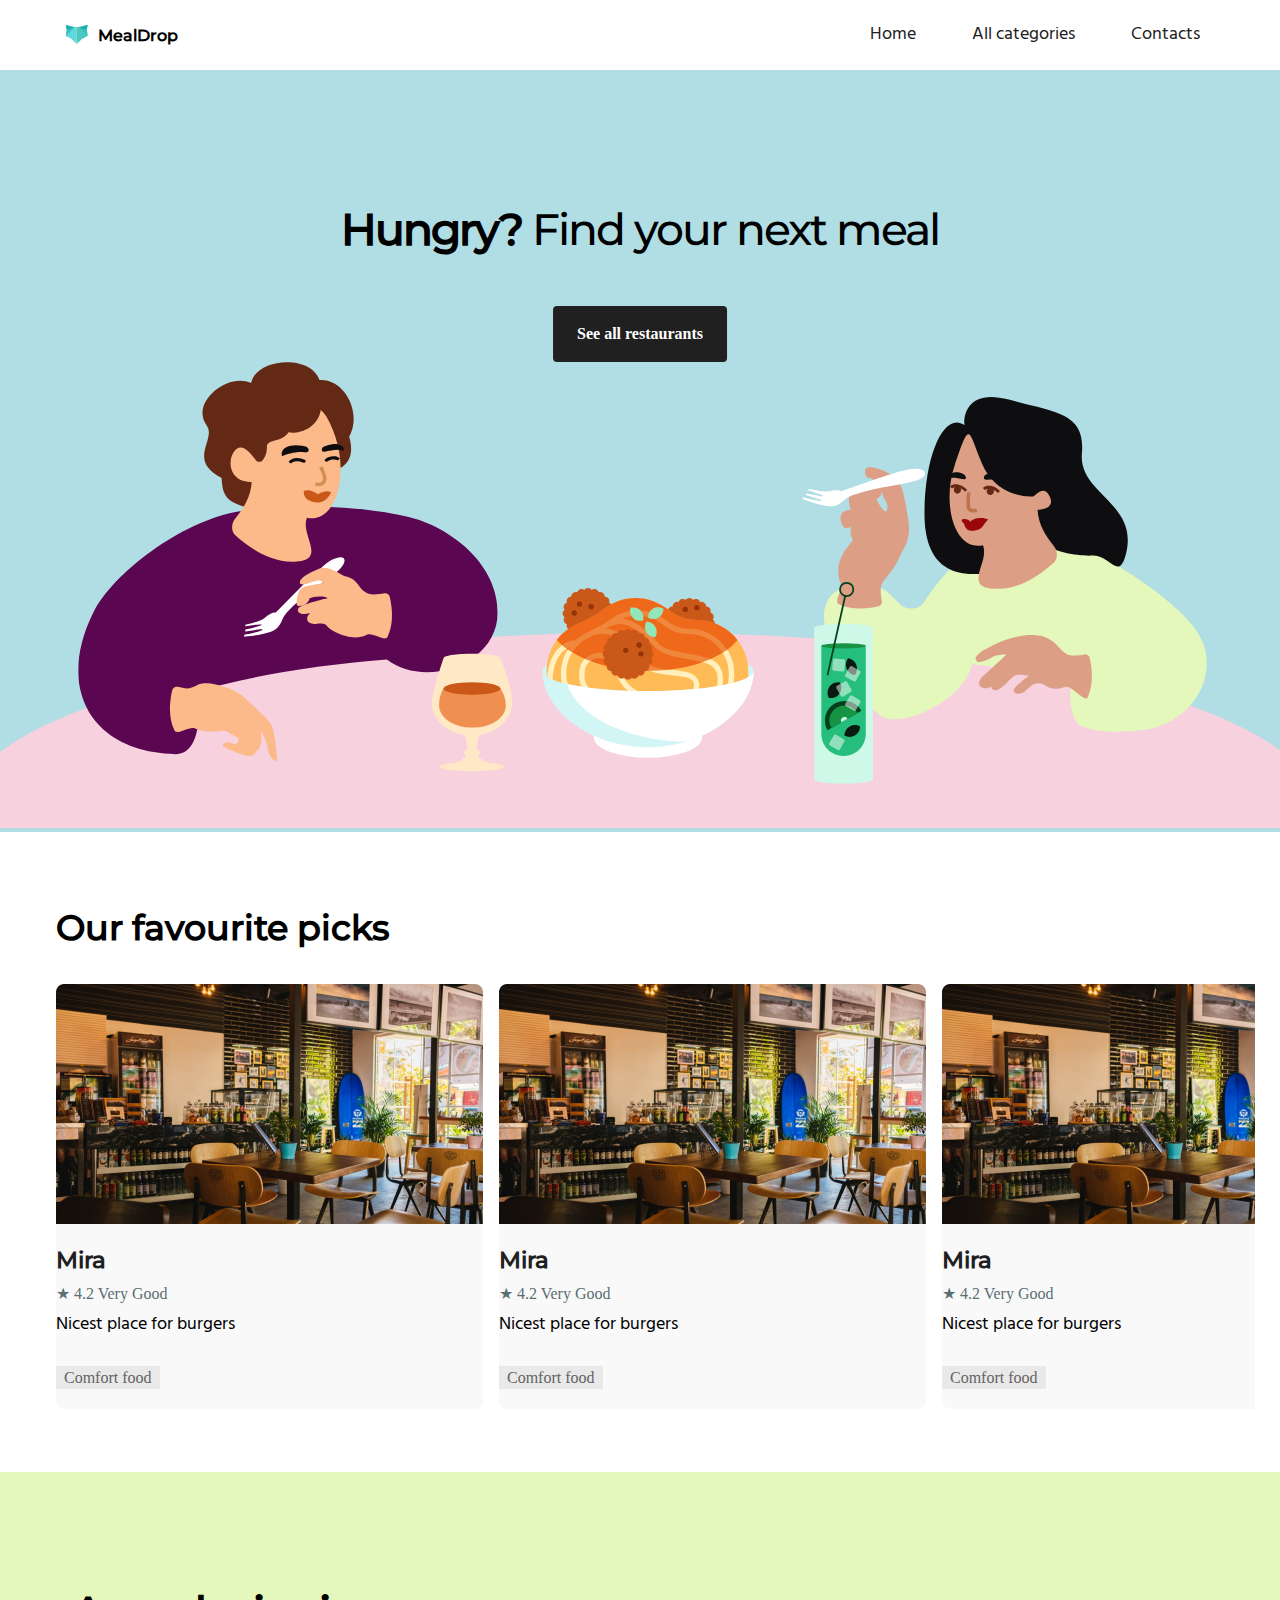
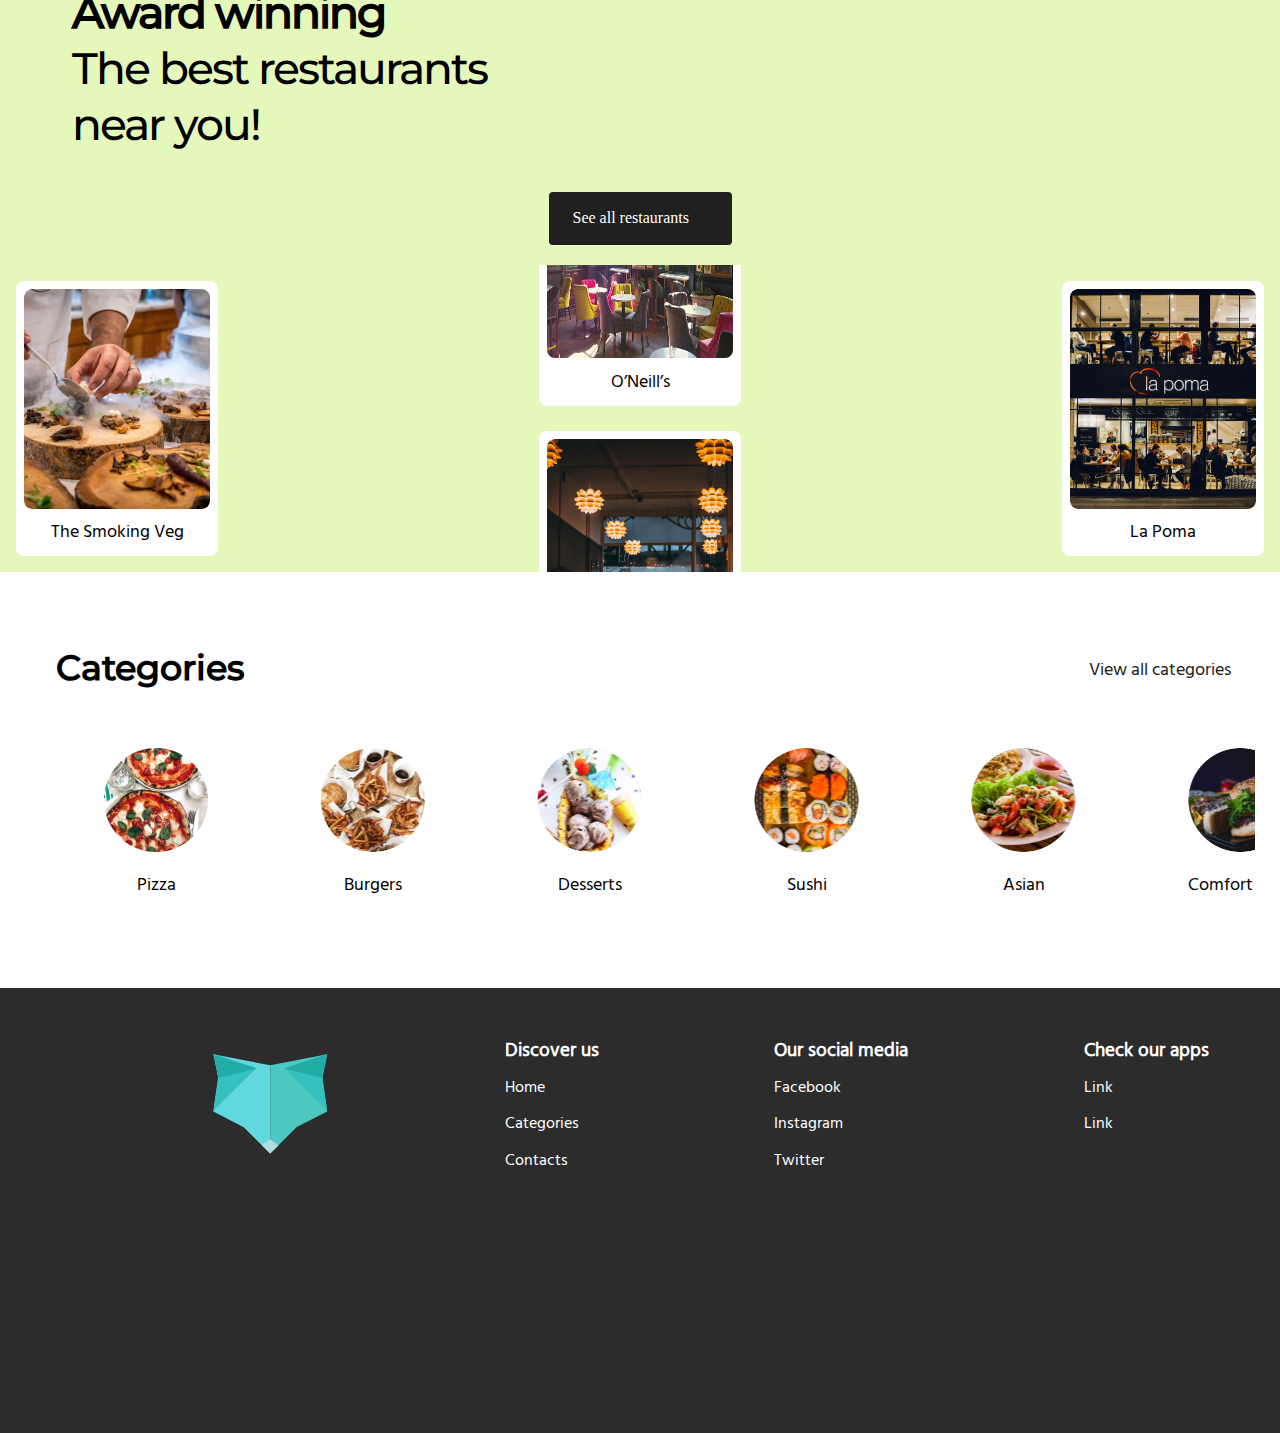
<file: index.html>
<!DOCTYPE html>
<html lang="en">
<head>
    <meta charset="UTF-8">
    <meta name="viewport" content="width=device-width, initial-scale=1.0">
    <link rel="shortcut icon" href="assets/images/favicon.ico" type="image/x-icon">
    <link rel="stylesheet" href="styles/colors.css">
    <link rel="stylesheet" href="styles/header.css">
    <link rel="stylesheet" href="styles/footer.css">
    <link rel="stylesheet" href="styles/style.css">
    <link rel="stylesheet" href="styles/fonts.css">
    <title>Mealdrop</title>
</head>
<body>
    <header>
        <div class="burger">
            <div class="burger__line"></div>
            <div class="burger__line"></div>
            <div class="burger__line"></div>
        </div>
        <div class="logo">
            <img src="assets/images/logo.svg" alt="logo">
            <span>MealDrop</span>
        </div>
        <nav>
            <ul>
                <li><a href="./index.html">Home</a></li>
                <li><a href="pages/categories.html">All categories</a></li>
                <li><a href="pages/contacts.html">Contacts</a></li>
            </ul>
        </nav>
    </header>
    <main>
        <section id="banner">
            <div class="banner__container">
                <h2><span>Hungry?</span> Find your next meal</h2>
                <div class="image-wrapper">
                    <a href="#award" class="link">See all restaurants</a>
                    <img src="assets/images/banner.svg" alt="banner" class="banner__image">
                </div>
            </div>
        </section>
        <section id="favourite" class="cafes">
            <h3>Our favourite picks</h3>
            <div class="picks">
                <div class="pick">
                    <img src="assets/images/cafe.png" alt="cafe">
                    <div class="description">
                        <h4>Mira</h4>
                        <p class="description__marks">★ 4.2  Very Good</p>
                        <p class="pick__description">Nicest place for burgers</p>
                        <div class="comfort__food">
                            <a href="#" class="link">Comfort food</a>
                        </div>
                    </div>
                </div>
                <div class="pick">
                    <img src="assets/images/cafe.png" alt="cafe">
                    <div class="description">
                        <h4>Mira</h4>
                        <p class="description__marks">★ 4.2  Very Good</p>
                        <p class="pick__description">Nicest place for burgers</p>
                        <div class="comfort__food">
                            <a href="#" class="link">Comfort food</a>
                        </div>
                    </div>
                </div>
                <div class="pick">
                    <img src="assets/images/cafe.png" alt="cafe">
                    <div class="description">
                        <h4>Mira</h4>
                        <p class="description__marks">★ 4.2  Very Good</p>
                        <p class="pick__description">Nicest place for burgers</p>
                        <div class="comfort__food">
                            <a href="#" class="link">Comfort food</a>
                        </div>
                    </div>
                </div>
            </div>
        </section>
        <section id="award">
            <h2><span>Award winning <br></span>The best restaurants near you!</h2>
            <a href="#" class="link">See all restaurants</a>
            <div class="restaurans">
                <div class="restauran__row">
                    <div class="restauran">
                        <img src="assets/images/restaurans/lukewarm.jfif" alt="lukewarm">
                        <p>Lukewarm Late</p>
                    </div>
                    <div class="restauran">
                        <img src="assets/images/restaurans/smokingWeg.png" alt="smokimgWeg">
                        <p>The Smoking Veg</p>
                    </div>
                    <div class="restauran">
                        <img src="assets/images/restaurans/artissan.jfif" alt="artissan">
                        <p>The Artissan</p>
                    </div>
                </div>
                <div class="restauran__row even">
                    <div class="restauran">
                        <img src="assets/images/restaurans/oneil.jfif" alt="oneil">
                        <p>O’Neill’s</p>
                    </div>
                    <div class="restauran">
                        <img src="assets/images/restaurans/shining.png" alt="shining">
                        <p>Shining Artichoke</p>
                    </div>
                </div>
                <div class="restauran__row">
                    <div class="restauran">
                        <img src="assets/images/restaurans/woodland.jfif" alt="wwodland">
                        <p>The Woodland</p>
                    </div>
                    <div class="restauran">
                        <img src="assets/images/restaurans/poma.png" alt="poma">
                        <p>La Poma</p>
                    </div>
                    <div class="restauran">
                        <img src="assets/images/restaurans/cafeteria.jfif" alt="cafeteria">
                        <p>Casual Food Cafeteria</p>
                    </div>
                </div>
            </div>
        </section>
        <section class="categories">
            <h3>Categories</h3>
            <a href="pages/categories.html" class="link">View all categories</a>
            <div class="categories__list">
                <div class="category">
                    <img src="assets/images/categories/pizza.png" alt="pizza">
                    <p>Pizza</p>
                </div>
                <div class="category">
                    <img src="assets/images/categories/burger.png" alt="burger">
                    <p>Burgers</p>
                </div>
                <div class="category">
                    <img src="assets/images/categories/desert.png" alt="Desserts">
                    <p>Desserts</p>
                </div>
                <div class="category">
                    <img src="assets/images/categories/sushi.png" alt="sushi">
                    <p>Sushi</p>
                </div>
                <div class="category">
                    <img src="assets/images/categories/asian.png" alt="asian">
                    <p>Asian</p>
                </div>
                <div class="category">
                    <img src="assets/images/categories/comfort.png" alt="comfort">
                    <p>Comfort food</p>
                </div>
            </div>
        </section>
    </main>
    <footer>
        <div class="footer__container">
            <img src="assets/images/logo.svg" alt="logo">
            <section>
                <h3>Discover us</h3>
                <a href="./index.html" class="link">Home</a>
                <a href="./pages/categories.html" class="link">Categories</a>
                <a href="./pages/contacts.html" class="link">Contacts</a>
            </section>
            <section>
                <h3>Our social media</h3>
                <a href="https://www.facebook.com/SMARTCOFFEEBLR" class="link">Facebook</a>
                <a href="https://www.instagram.com/varkacoffee.official/" class="link">Instagram</a>
                <a href="https://x.com/cafeyunost" class="link">Twitter</a>
            </section>
            <section>
                <h3>Check our apps</h3>
                <a href="#" class="link">Link</a>
                <a href="#" class="link">Link</a>
            </section>
        </div>
    </footer>
</body>
</html>
</file>
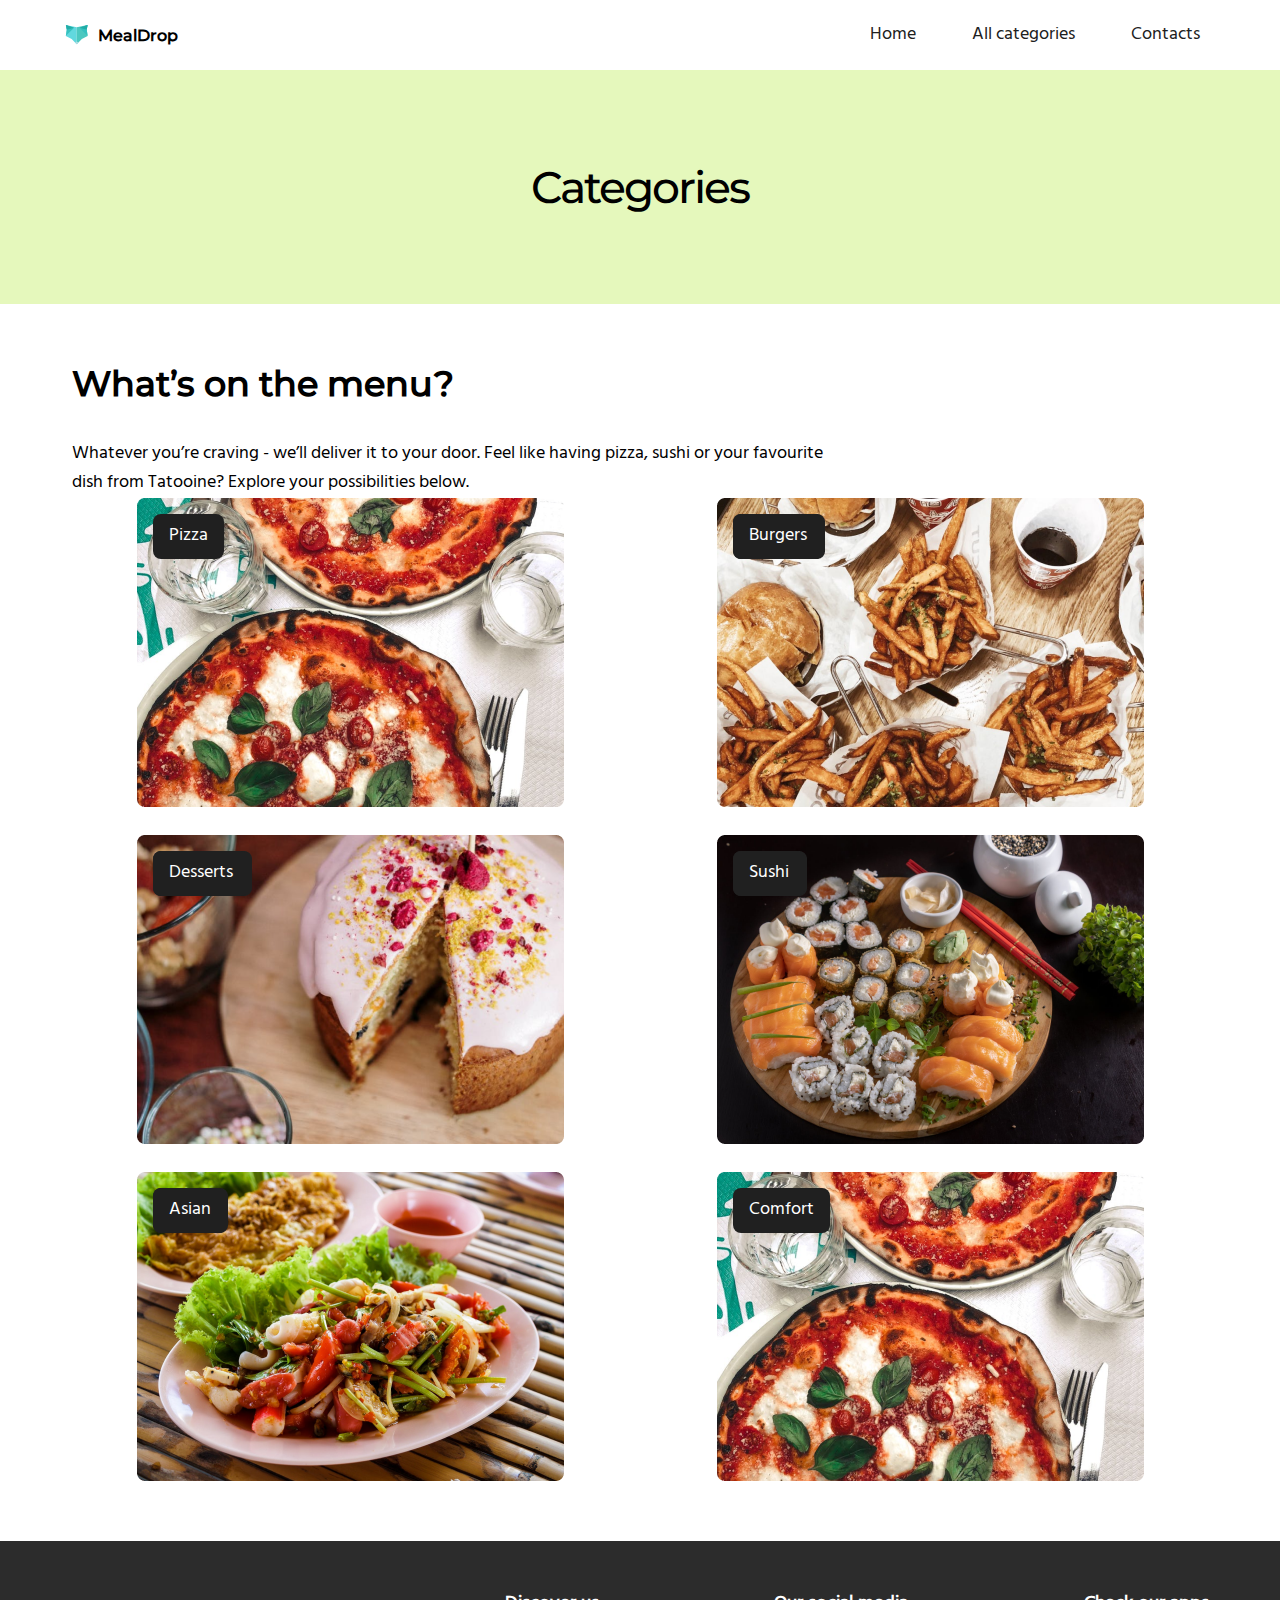
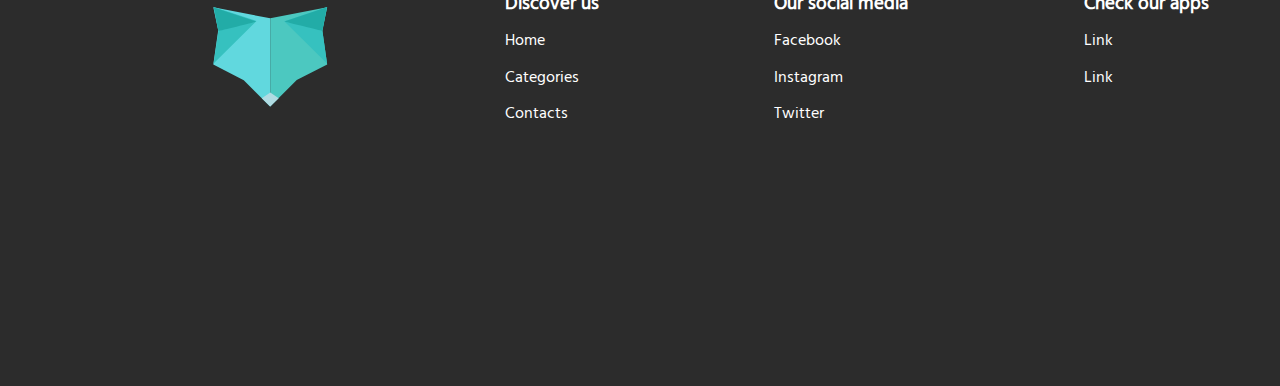
<file: pages/categories.html>
<!DOCTYPE html>
<html lang="en">
<head>
    <meta charset="UTF-8">
    <meta name="viewport" content="width=device-width, initial-scale=1.0">
    <title>Categories</title>
    <link rel="shortcut icon" href="../assets/images/favicon.ico" type="image/x-icon">
    <link rel="stylesheet" href="../styles/fonts.css">
    <link rel="stylesheet" href="../styles/header.css">
    <link rel="stylesheet" href="../styles/footer.css">
    <link rel="stylesheet" href="../styles/colors.css">
    <link rel="stylesheet" href="../styles/categories.css">
</head>
<body>
    <header>
        <div class="burger">
            <div class="burger__line"></div>
            <div class="burger__line"></div>
            <div class="burger__line"></div>
        </div>
        <div class="logo">
            <img src="../assets/images/logo.svg" alt="logo">
            <span>MealDrop</span>
        </div>
        <nav>
            <ul>
                <li><a href="../index.html">Home</a></li>
                <li><a href="./categories.html">All categories</a></li>
                <li><a href="./contacts.html">Contacts</a></li>
            </ul>
        </nav>
    </header>
    <main>
        <h2>Categories</h2>
        <section class="category__section">
            <h3>What’s on the menu?</h3>
            <p>Whatever you’re craving - we’ll deliver it to your door. Feel like having pizza, sushi or your favourite dish from Tatooine? Explore your possibilities below. </p>
            <div class="category__list">
                <div class="category__item">
                    <img src="../assets/images/categoriesPages/Pizza.png" alt="pizza">
                    <span>Pizza</span>
                </div>
                <div class="category__item">
                    <img src="../assets/images/categoriesPages/Burgers.png" alt="burgers">
                    <span>Burgers</span>
                </div>
                <div class="category__item">
                    <img src="../assets/images/categoriesPages/Desserts.png" alt="desserts">
                    <span>Desserts</span>
                </div>
                <div class="category__item">
                    <img src="../assets/images/categoriesPages/Sushi.png" alt="sushi">
                    <span>Sushi</span>
                </div>
                <div class="category__item">
                    <img src="../assets/images/categoriesPages/Asian.png" alt="asian">
                    <span>Asian</span>
                </div>
                <div class="category__item">
                    <img src="../assets/images/categoriesPages/Pizza.png" alt="pizza">
                    <span>Comfort</span>
                </div>
            </div>
        </section>
    </main>
    <footer>
        <div class="footer__container">
            <img src="../assets/images/logo.svg" alt="logo">
            <section>
                <h3>Discover us</h3>
                <a href="../index.html" class="link">Home</a>
                <a href="categories.html" class="link">Categories</a>
                <a href="contacts.html" class="link">Contacts</a>
            </section>
            <section>
                <h3>Our social media</h3>
                <a href="https://www.facebook.com/SMARTCOFFEEBLR" class="link">Facebook</a>
                <a href="https://www.instagram.com/varkacoffee.official/" class="link">Instagram</a>
                <a href="https://x.com/cafeyunost" class="link">Twitter</a>
            </section>
            <section>
                <h3>Check our apps</h3>
                <a href="#" class="link">Link</a>
                <a href="#" class="link">Link</a>
            </section>
        </div>
    </footer>
</body>
</html>
</file>
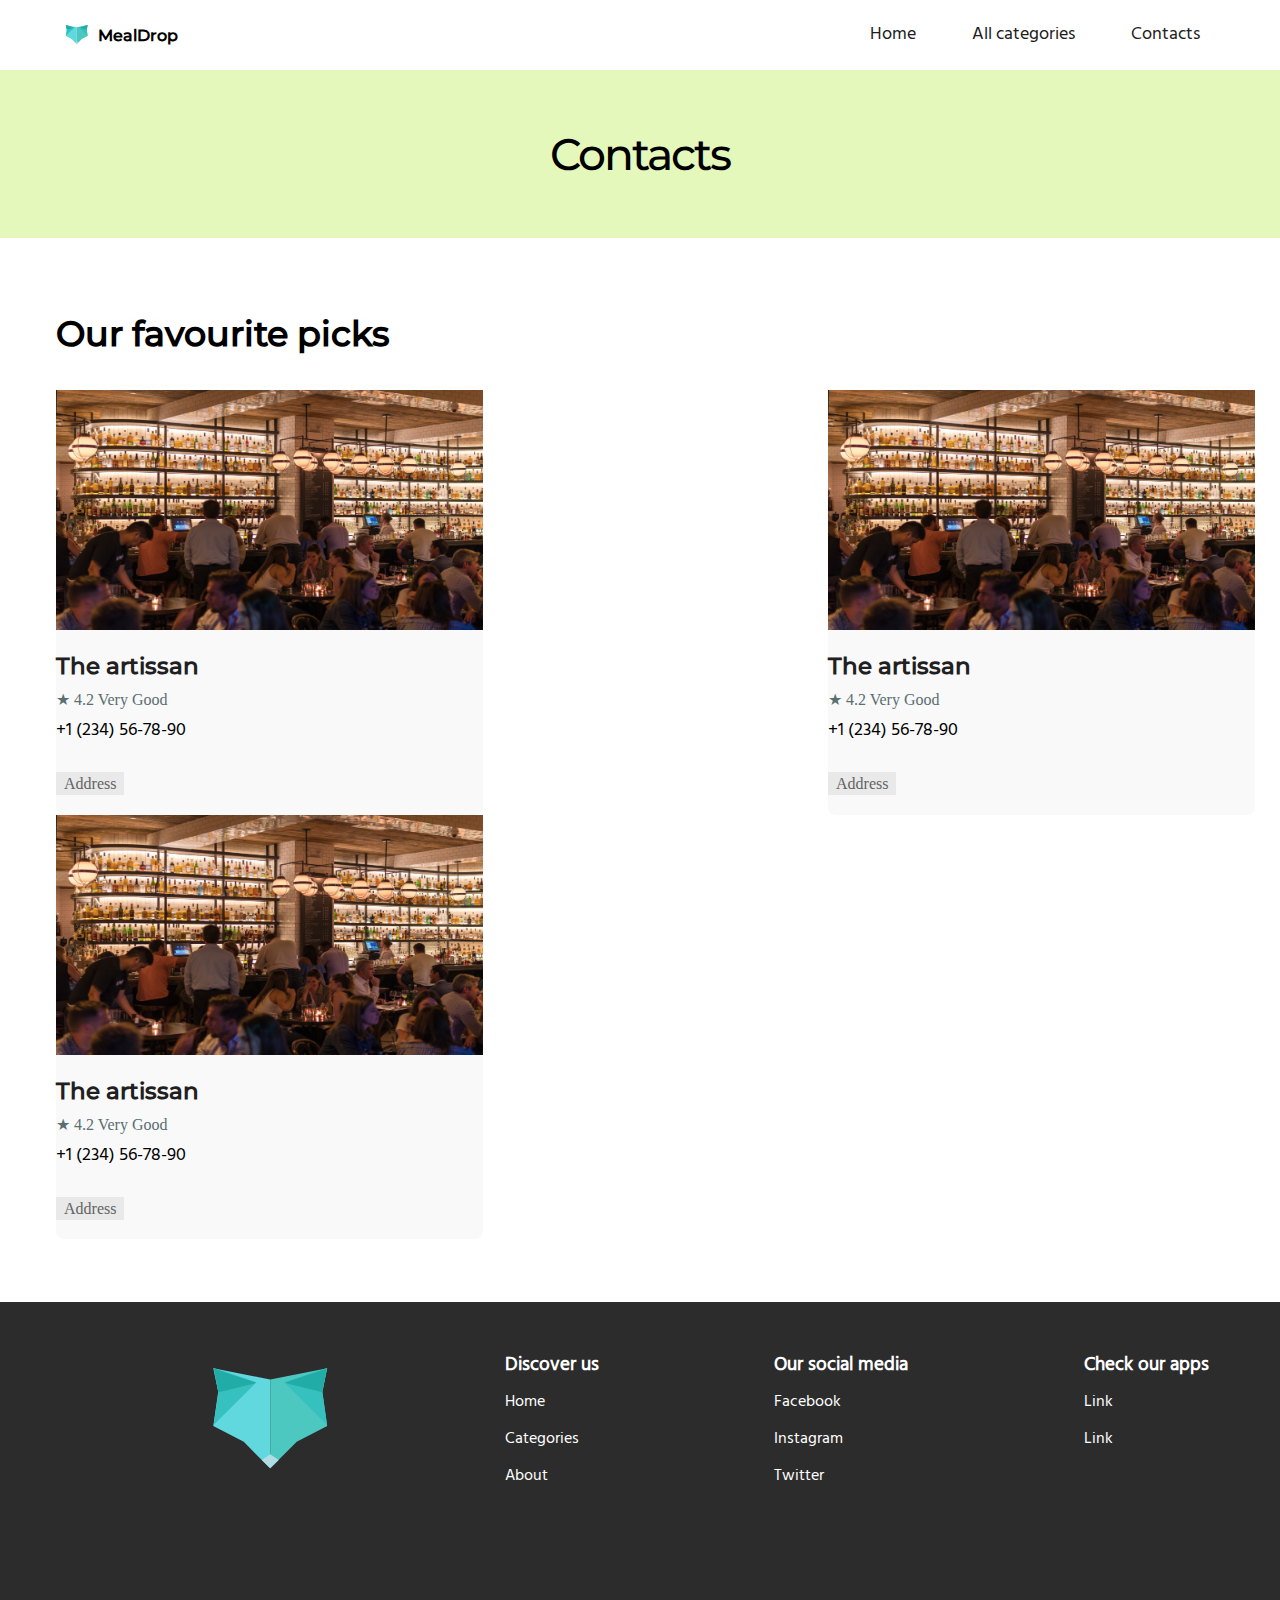
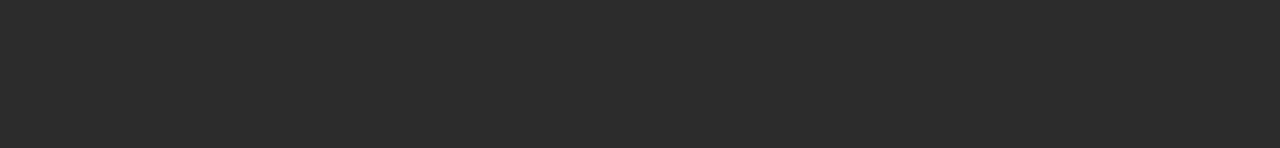
<file: pages/contacts.html>
<!DOCTYPE html>
<html lang="en">
<head>
    <meta charset="UTF-8">
    <meta name="viewport" content="width=device-width, initial-scale=1.0">
    <title>Contacts</title>
    <link rel="shortcut icon" href="../assets/images/favicon.ico" type="image/x-icon">
    <link rel="stylesheet" href="../styles/header.css">
    <link rel="stylesheet" href="../styles/footer.css">
    <link rel="stylesheet" href="../styles/colors.css">
    <link rel="stylesheet" href="../styles/contacts.css">
    <link rel="stylesheet" href="../styles/fonts.css">
</head>
<body>
    <header>
        <div class="burger">
            <div class="burger__line"></div>
            <div class="burger__line"></div>
            <div class="burger__line"></div>
        </div>
        <div class="logo">
            <img src="../assets/images/logo.svg" alt="logo">
            <span>MealDrop</span>
        </div>
        <nav>
            <ul>
                <li><a href="../index.html">Home</a></li>
                <li><a href="./categories.html">All categories</a></li>
                <li><a href="./contacts.html">Contacts</a></li>
            </ul>
        </nav>
    </header>
    <main>
        <h2>Contacts</h2>
        <section id="favourite" class="contacts">
            <h3>Our favourite picks</h3>
            <div class="picks">
                <div class="pick">
                    <img src="../assets/images/restaurans/artissan.jfif" alt="cafe">
                    <div class="description">
                        <h4>The artissan</h4>
                        <p class="description__marks">★ 4.2  Very Good</p>
                        <p class="pick__description">+1 (234) 56-78-90</p>
                        <div class="comfort__food">
                            <a target="_blank" href="https://www.google.com/maps/place/The+Artisan+Copenhagen/@55.6919069,11.2410856,8z/data=!4m10!1m2!2m1!1sThe+artissan!3m6!1s0x46525315e7a59919:0x9176f2485e069ac5!8m2!3d55.6919995!4d12.5688717!15sCgtUaGUgYXJ0aXNhbloNIgt0aGUgYXJ0aXNhbpIBC2NvZmZlZV9zaG9w4AEA!16s%2Fg%2F11r3vwhqqb?entry=ttu&g_ep=EgoyMDI1MDEyMi4wIKXMDSoASAFQAw%3D%3D" class="link">Address</a>
                        </div>
                    </div>
                </div>
                <div class="pick">
                    <img src="../assets/images/restaurans/artissan.jfif" alt="cafe">
                    <div class="description">
                        <h4>The artissan</h4>
                        <p class="description__marks">★ 4.2  Very Good</p>
                        <p class="pick__description">+1 (234) 56-78-90</p>
                        <div class="comfort__food">
                            <a target="_blank" href="https://www.google.com/maps/place/The+Artisan+Copenhagen/@55.6919069,11.2410856,8z/data=!4m10!1m2!2m1!1sThe+artissan!3m6!1s0x46525315e7a59919:0x9176f2485e069ac5!8m2!3d55.6919995!4d12.5688717!15sCgtUaGUgYXJ0aXNhbloNIgt0aGUgYXJ0aXNhbpIBC2NvZmZlZV9zaG9w4AEA!16s%2Fg%2F11r3vwhqqb?entry=ttu&g_ep=EgoyMDI1MDEyMi4wIKXMDSoASAFQAw%3D%3D" class="link">Address</a>
                        </div>
                    </div>
                </div>
                <div class="pick">
                    <img src="../assets/images/restaurans/artissan.jfif" alt="cafe">
                    <div class="description">
                        <h4>The artissan</h4>
                        <p class="description__marks">★ 4.2  Very Good</p>
                        <p class="pick__description">+1 (234) 56-78-90</p>
                        <div class="comfort__food">
                            <a target="_blank" href="https://www.google.com/maps/place/The+Artisan+Copenhagen/@55.6919069,11.2410856,8z/data=!4m10!1m2!2m1!1sThe+artissan!3m6!1s0x46525315e7a59919:0x9176f2485e069ac5!8m2!3d55.6919995!4d12.5688717!15sCgtUaGUgYXJ0aXNhbloNIgt0aGUgYXJ0aXNhbpIBC2NvZmZlZV9zaG9w4AEA!16s%2Fg%2F11r3vwhqqb?entry=ttu&g_ep=EgoyMDI1MDEyMi4wIKXMDSoASAFQAw%3D%3D" class="link">Address</a>
                        </div>
                    </div>
                </div>
            </div>
        </section>
    </main>
    <footer>
        <div class="footer__container">
            <img src="../assets/images/logo.svg" alt="logo">
            <section>
                <h3>Discover us</h3>
                <a href="../index.html" class="link">Home</a>
                <a href="categories.html" class="link">Categories</a>
                <a href="contacts.html" class="link">About</a>
            </section>
            <section>
                <h3>Our social media</h3>
                <a href="https://www.facebook.com/SMARTCOFFEEBLR" class="link">Facebook</a>
                <a href="https://www.instagram.com/varkacoffee.official/" class="link">Instagram</a>
                <a href="https://x.com/cafeyunost" class="link">Twitter</a>
            </section>
            <section>
                <h3>Check our apps</h3>
                <a href="#" class="link">Link</a>
                <a href="#" class="link">Link</a>
            </section>
        </div>
    </footer> 
</body>
</html>
</file>
<file: styles/colors.css>
:root {
    --color-text: #2C2C2C;
    --color-white: #FFFFFF;
    --color-heading: #202020;
    --color-blue: #B1DDE4;
    --color-light-grey: #F9F9F9;
    --color-blue-dark: #596F72;
    --color-grey: #E9E9E9;
    --color-grey-dark: #636363;
    --color-green: #E5F8BC;
}
</file>
<file: styles/header.css>
header{
    padding: 8px 56px;
    position: relative;
    display: flex;
    justify-content: space-between;
    align-items: center;
}
header .burger{
    position: absolute;
    top: 16px;
    left: 16px;
    display: none;
    flex-direction: column;
    gap: 6px;
    padding: 6px 3px;
}
header .burger__line{
    width: 18px;
    height: 1px;
    background-color: var(--color-heading);
}
header .logo{
    display: flex;
    align-items: center;
    gap: 10px;
    font-family: 'Montserrat', sans-serif;
    font-weight: 1000;
    padding: 11px 9px;
}
header nav ul{
    display: flex;
    gap: 8px;
    list-style-type: none;
}
header nav ul li, .categories a{
    padding: 13px 24px;
}
header nav ul li a{
    font-size: 18px;
    line-height: 28.2px;
    font-family: 'Hind', sans-serif;
    color: var(--color-heading);  
    text-decoration: none;
}
@media (max-width: 630px) {
    header{
        justify-content: center;
    }
    header .burger{
        display: flex;
    }
    header nav{
        display: none;
    }
    header .logo{
        padding: 0;
    }
    header .logo img{
        height: 42px;
    }
    header .logo span{
        display: none;
    }
}
</file>
<file: styles/footer.css>
footer{
    font-family: 'Hind';
    background-color: var(--color-text);
    color: var(--color-white);
    padding: 48px 71px 257px 209px;
}
.footer__container{
    position: relative;
    display: flex;
    justify-content: space-between;
}
footer img{
    position: relative;
    bottom: 0;
    width: 120px;
}
footer section{
    display: flex;
    flex-direction: column;
    gap: 8px;
}
footer a{
    color: var(--color-white);
}
@media (max-width: 768px) {
    footer{
        padding: 25px 0 40px 0;
    }
    .footer__container{
        flex-direction: column;
        align-items: center;
        text-align: center;
        gap: 32px;
    }
}
</file>
<file: styles/style.css>
*{
    margin: 0;
    padding: 0;
}
body{
    overflow-x: hidden;
}
#banner {
    background-color: var(--color-blue);
    padding-top: 131px;
    text-align: center;
}
.banner__container h2 {
    margin-bottom: 77px;
}
.banner__container h2 span {
    font-weight: 600;
}
.image__container{
    position: relative;
    top: -50%;
    z-index: 1; 
}
.image__wrapper {
    position: relative;
}
.banner__container .link {
    background-color: var(--color-heading);
    color: var(--color-white);
    padding: 13.5px 24px;
    border-radius: 4px;
    text-decoration: none;
    font-weight: bold;
    text-align: center;
    position: absolute;
    left: 50%;
    transform: translate(-50%, -50%);
    z-index: 2;
}
.banner__image {
    width: 100%;
    position: relative;
    z-index: 1;
}
.cafes, .categories{
    background-color: var(--color-white);
    position: relative;
    padding: 72px 25px 63px 56px;
    z-index: 3;
}
.picks{
    display: flex;
    justify-content: space-between;
}
.pick{
    padding-bottom: 16px;
    background-color: var(--color-light-grey);
    border-radius: 8px;
}
.description{
    margin-top: 16px;
}
.description{
    display: flex;
    flex-direction: column;
    gap: 8px;
}
.comfort__food{
    margin-top: 16px;
}
.comfort__food a{
    padding: 3px 8px;
    background-color: var(--color-grey);
    color: var(--color-grey-dark);
}
#award{
    background-color: var(--color-green);
    position: relative;
    height: 487px;
}
#award .restaurans{
    position: absolute;
    top: 50%;
    right: 57px;
    transform: translateY(-50%);
    display: flex;
    gap: 24px;
    z-index: 1
}
.restauran img{
    width: 186px;
    height: 220px;
    border-radius: 8px;
}
#award a{
    margin-left: 56px;
    padding: 12px 24px;
    background-color: var(--color-heading);
    color: var(--color-white);
    border-radius: 4px;
}
.restauran__row{
    display: flex;
    flex-direction: column;
    justify-content: center;
    gap: 25px;
}
.restauran{
    background-color: var(--color-white);
    border-radius: 8px;
    padding: 8px;
    text-align: center;
}
.categories a{
    position: absolute;
    top: 72px;
    right: 25px;
    color: var(--color-heading);
}
.categories__list{
    display: flex;
    justify-content: space-between;
}
.category{
    border-radius: 8px;
    padding: 24px 48px;
    text-align: center;
}
.category p{
    padding-top: 16px;
}
@media (max-width: 1439px) {
    .picks, .categories__list{
        overflow-x: scroll;
        gap: 16px;
        scrollbar-width: thin;
    }
    #award{
        display: flex;
        flex-direction: column;
        position: static;
        height: auto;
        padding: 0 16px;
    }
    
    #award .restaurans{
        gap: 0;
        justify-content: space-between;
        position: static;
        height: 307px;
        overflow: hidden;
        transform: none;
    }
    #award a{
        width: 135px;
        margin: 0 auto 20px auto;
    }   
}
@media (max-width: 630px) {
    #banner{
        padding: 56px 16px 358px 16px;
    }
    .image-wrapper{
        position: static;
    }
    .banner__container h2 {
        margin-bottom: 37px;
    }
    .banner__image{
        display: none;
    }
    .banner__container .link{
        position: static;
        font-weight: 400;
        font-family: 'Hind';
    }
    .cafes, .categories{
        padding: 16px 0px 16px 32px;
    }
    .pick{
        width: 288px;
    }
    .pick img{
        width: 288px;
        height: 180px;
    }
    .categories a{
        position: static;
        padding: 0;
    }
    #award{
        display: flex;
        flex-direction: column;
        position: static;
        height: auto;
        padding: 0 16px;
    }
    
    #award .restaurans{
        gap: 0;
        justify-content: space-between;
        position: static;
        height: 307px;
        overflow: hidden;
        transform: none;
    }

    #award .restaurans img{
        height: 90px;
        width: 90px;
    }
    .restauran__row{
        gap: 10px;
    }
    .restauran{
        padding: 5px;
    }
}
</file>
<file: styles/fonts.css>
@font-face {
    font-family: 'Hind';
    src: url('../assets/fonts/Hind/Hind-Regular.ttf') format('truetype');
    font-weight: normal;
    font-style: normal;
}
@font-face {
    font-family: 'Montserrat';
    src: url('../assets/fonts/Montserrat/Montserrat/static/Montserrat-Medium.ttf');
}
h2{
    font-family: 'Montserrat';
    font-size: 43.95px;
    line-height: 56px;
    font-weight: 500;
    letter-spacing: -2px;
}
h2 span{
    font-weight: 900;
}
.link{
    line-height: 28.82px;
    text-decoration: none;
}
.description h4{
    font-family: 'Montserrat';
    font-size: 22.5px;
    line-height: 32px;
    color: var(--color-heading)
}
.description__marks{
    color: var(--color-blue-dark);
}
.pick__description, .restauran, .categories a, .category p, .category__section p, .category__item span{
    font-family: 'Hind';
    font-size: 18px;
    line-height: 28.82px;
}
.cafes h3, .categories h3, .category__section h3, .contacts h3{
    font-family: 'Montserrat';
    font-size: 35.16px;
    line-height: 48px;
    margin-bottom: 32px;
}
#award h2{
    padding: 112px 0 40px 56px;
    width: 500px;
}
@media (max-width: 630px) {
    h2{
        font-size: 38px
    }
    .cafes h3, .categories h3{
        font-size: 31px;
        line-height: 40px;
        letter-spacing: -1px;
    }
    #award h2{
        padding: 32px 0 24px 0;
        text-align: center;
        width: auto;
    }
    .restauran p{
        width: 90px;
        font-size: 10.5px;
    }
}
</file>
<file: styles/categories.css>
*{
    margin: 0;
    padding: 0;
}
main h2{
    text-align: center;
    padding: 89px 0;
    background-color: var(--color-green);
}
main section{
    padding: 56px 72px;
}
.category__section p{
    width: 765px;
}
.category__list{
    display: grid;
    grid-template-columns: repeat(3, 1fr);
    gap: 24px;
}
.category__item{
    position: relative;
}
.category__item span{
    position: absolute;
    top: 16px;
    left: 16px;
    background-color: var(--color-heading);
    color: var(--color-white);
    padding: 8px 16px;
    border-radius: 8px;
}
@media (max-width: 1439px) {
    .category__list{
        grid-template-columns: repeat(2, 1fr);
        justify-items: center;
    }
}
@media (max-width: 1000px) {
    
    .category__list{
        grid-template-columns: repeat(1, 1fr);
        justify-items: center;
    }
    .category__section p{
        width: auto;
        padding-bottom: 32px;
    }
}
@media (max-width: 768px) {
    main section{
        padding: 32px 16px;
    }
    .category__item img{
        width: 328px;
        height: 246px;
    }
}
</file>
<file: styles/contacts.css>
*{
    margin: 0;
    padding: 0;
}
main h2{
    padding: 56px 0;
    text-align: center;
    background-color: var(--color-green);
}
.contacts{
    background-color: var(--color-white);
    position: relative;
    padding: 72px 25px 63px 56px;
    z-index: 3;
}
.picks{
    display: flex;
    justify-content: space-between;
    flex-wrap: wrap;
}
.pick{
    padding-bottom: 16px;
    background-color: var(--color-light-grey);
    border-radius: 8px;
}
.description{
    margin-top: 16px;
}
.description{
    display: flex;
    flex-direction: column;
    gap: 8px;
}
.comfort__food{
    margin-top: 16px;
}
.comfort__food a{
    padding: 3px 8px;
    background-color: var(--color-grey);
    color: var(--color-grey-dark);
}
.contacts img {
    width: 427px;
    height: 240px;
}
@media (max-width: 1000px) {
    .contacts{
        padding: 32px 16px;
    }
    .contacts img {
        width: 328px;
        height: 180px;
    }
}
</file>
